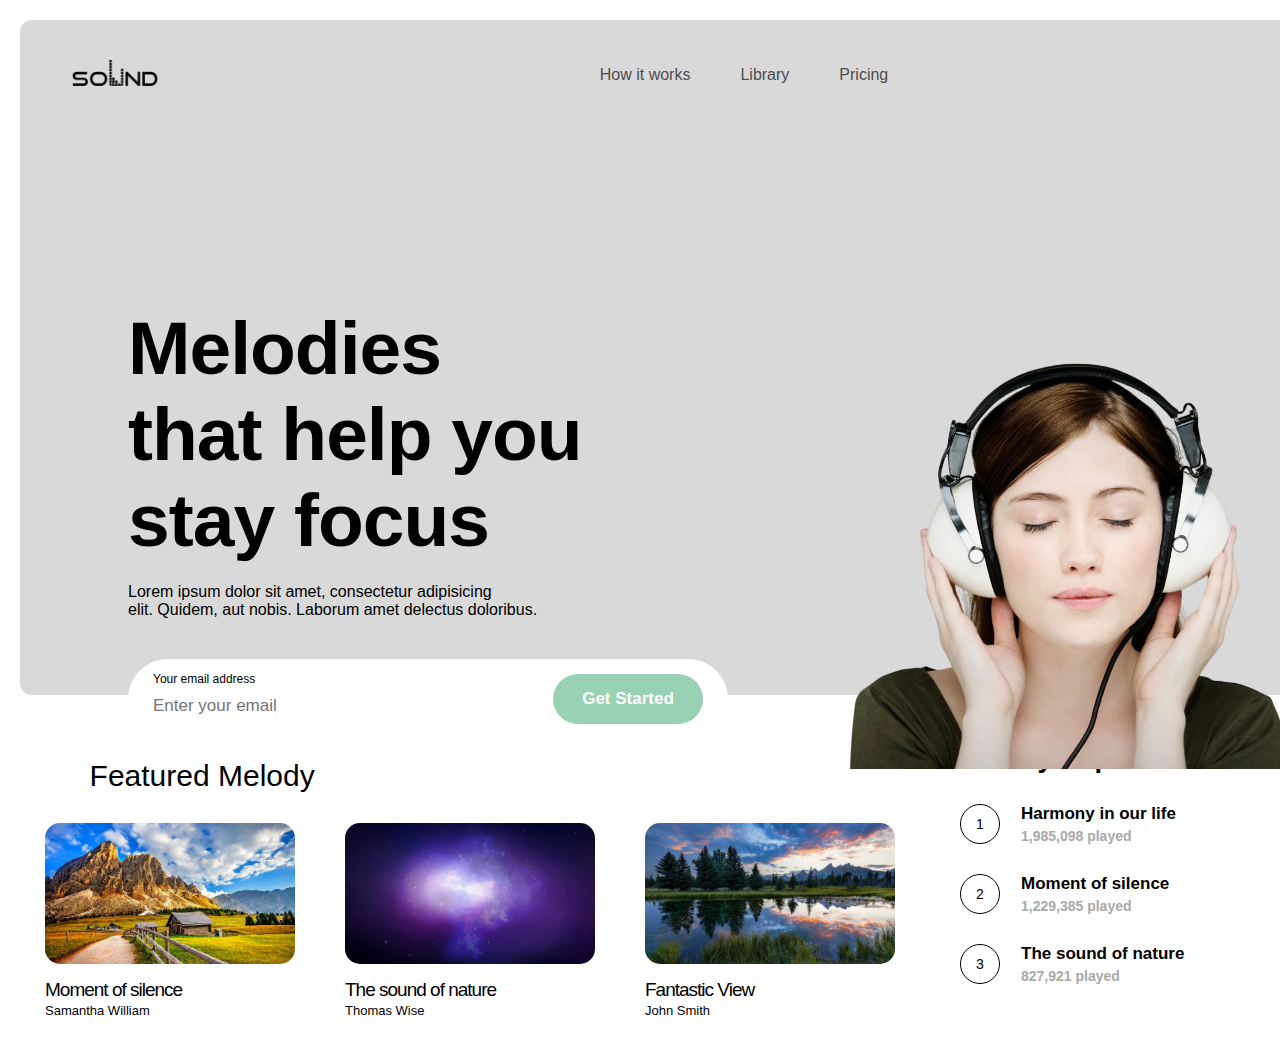
<file: index.html>
<!DOCTYPE html>
<html lang="en">

<head>
  <meta charset="UTF-8" />
  <meta name="viewport" content="width=device-width, initial-scale=1.0" />
  <link rel="stylesheet" href="style.css" />
  <title>Document</title>
</head>

<body>
  <header>
    <nav>
      <div class="site-logo">
        <img src="./imgs/logo.png" alt="" />
      </div>
      <div class="site-categories">
        <a href="#">How it works</a>
        <a href="#">Library</a>
        <a href="#">Pricing</a>
      </div>
      <div class="site-login_page">
        <button>Login</button>
      </div>
    </nav>
  </header>

  <div class="site-head_pic">
    <img src="./imgs/header.png" alt="">
  </div>

  <div class="main">
    <div class="main-text">
      <span>Melodies <br> that help you <br> stay focus</span>
      <p>Lorem ipsum dolor sit amet, consectetur adipisicing <br> elit. Quidem, aut nobis. Laborum amet delectus
        doloribus.</p>
    </div>

    <div class="main-address-part">
      <div class="inp_part">
        <p>Your email address</p>
        <input type="email" placeholder="Enter your email" required>
      </div>
      <button>Get Started</button>
    </div>
  </div>

  <div class="bottom-mini-text">
    <p>Featured Melody</p>
  </div>

  <div class="bottom-part">
    <div class="bottom-boxes">
      <div class="b-box">
        <div class="box-img">
          <img src="./imgs/box1.png" alt="">
        </div>
        <div class="box-text">
          <span>Moment of silence</span>
          <p>Samantha William</p>
        </div>
      </div>
      <div class="b-box">
        <div class="box-img">
          <img src="./imgs/box2.jpg" alt="">
        </div>
        <div class="box-text">
          <span>The sound of nature</span>
          <p>Thomas Wise</p>
        </div>
      </div>
      <div class="b-box">
        <div class="box-img">
          <img src="./imgs/box3.jpg" alt="">
        </div>
        <div class="box-text">
          <span>Fantastic View</span>
          <p>John Smith</p>
        </div>
      </div>
    </div>

    <div class="bottom-popularity">

      <div class="main-pop-text">
        <p>Weekly Popular</p>
      </div>

      <div class="pop-part">
        <div class="first-pop">
          <div class="inside-num">
            <div class="number">
              <p>1</p>
            </div>
          </div>
          <div class="pop-text">
            <span>Harmony in our life</span>
            <p>1,985,098 played</p>
          </div>
        </div>

        <div class="first-pop">
          <div class="number">
            <p>2</p>
          </div>
          <div class="pop-text">
            <span>Moment of silence</span>
            <p>1,229,385 played</p>
          </div>
        </div>

        <div class="first-pop">
          <div class="number">
            <p>3</p>
          </div>
          <div class="pop-text">
            <span>The sound of nature</span>
            <p>827,921 played</p>
          </div>
        </div>

      </div>
    </div>
  </div>

  <script src="./index.js"></script>
</body>

</html>
</file>
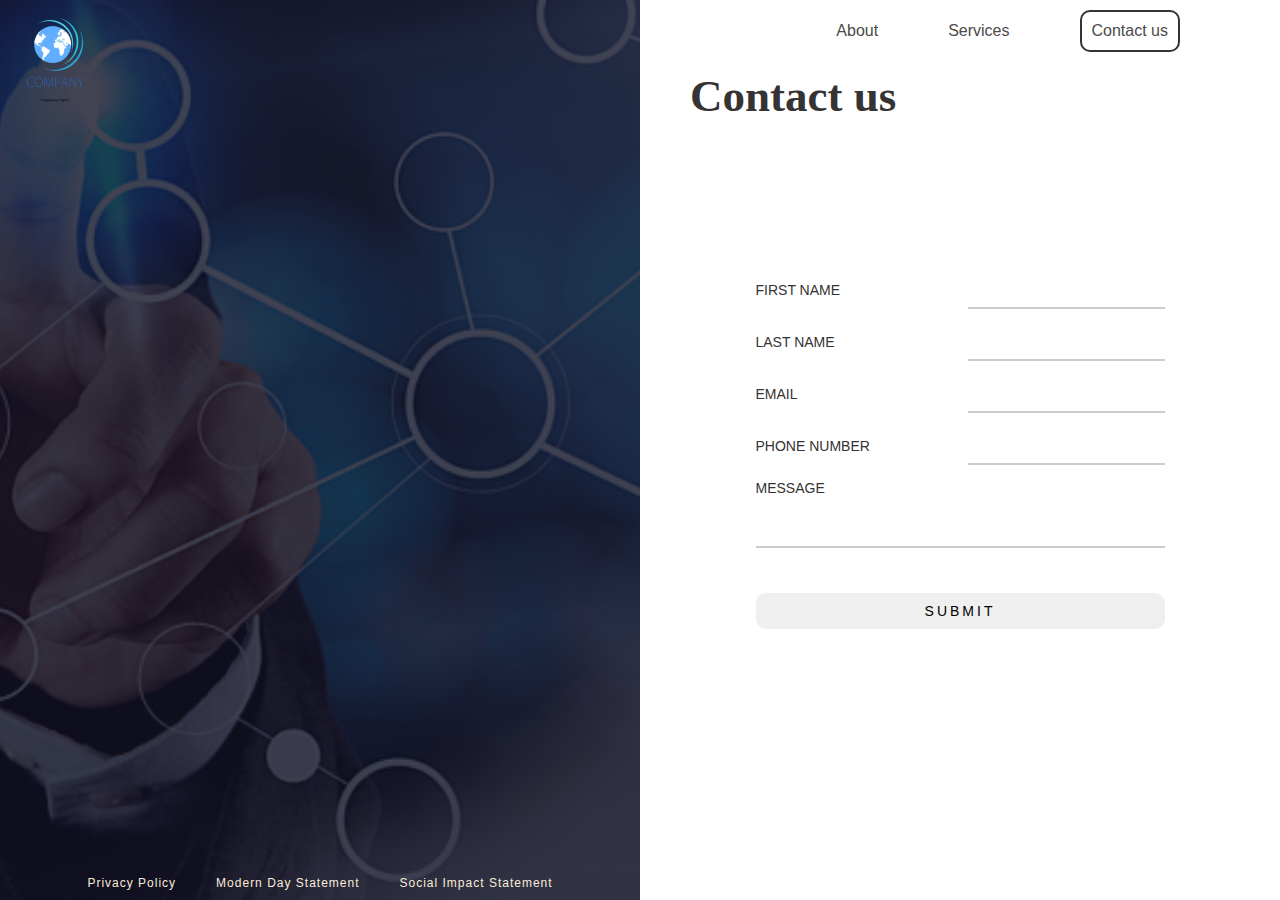
<file: contacts-page/contact.html>
<!DOCTYPE html>
<html lang="en">
  <head>
    <meta charset="UTF-8" />
    <meta name="viewport" content="width=device-width, initial-scale=1.0" />
    <title>Project | Contacts</title>
    <link rel="stylesheet" href="contact.css" />
  </head>
  <body>
    <div class="container">
      <div class="part part-1">
        <img class="logo" src="logo.png" alt="Logo" />
        <div class="link-container">
          <a class="text" href="#">Privacy Policy</a>
          <a class="text" href="#">Modern Day Statement</a>
          <a class="text" href="#">Social Impact Statement</a>
        </div>
      </div>

      <div class="part part-2">
        <nav class="navbar">
          <a class="link" href="#">About</a>
          <a class="link" href="#">Services</a>
          <a class="link contact-button" href="#">Contact us</a>
        </nav>
        <h1 class="heading">Contact us</h1>
        <form action="submit">
          <label for="name">First name</label>
          <input type="text" name="name" id="first-name" required />
          <label for="surname">Last name</label>
          <input type="text" name="surname" id="last-name" required />
          <label for="email">Email</label>
          <input type="email" name="email" id="email" required />
          <label for="phone-number">Phone number</label>
          <input type="number" name="phone-number" id="phone-number" required />
          <label for="message">Message</label>
          <input type="text" name="message" id="message" required />
          <button type="submit">Submit</button>
        </form>
      </div>
    </div>
  </body>
</html>
</file>
<file: style.css>
*,
*::before,
*::after{
    margin: 0;
    padding: 0;
    box-sizing: border-box;
}

nav{
    display: flex;
    align-items: center;
    justify-content: space-between;
    padding: 0 60px 0 20px;
}

header{
    margin: 20px;
    background-color: #D9D9D9;
    border-radius: 12px;
    width: 93rem;
    height: 75vh;
    position: relative;
}

.site-categories{
    display: flex;
    gap: 50px;
}

.site-categories a{
    text-decoration: none;
    color: rgb(77, 77, 77);
    font-family: Arial, "Helvetica Neue", Helvetica;
}

.site-logo img{
    width: 150px;
}

.site-login_page button{
    width: 150px;
    height: 40px;
    border: none;
    font-size: 15px;
    font-weight: 600;
    border-radius: 30px;
    transition: 0.5;
    box-shadow: 5px 4px 1px 0;
}

.site-login_page button:hover{
    cursor: pointer;
    color: #0c9151;
}

.site-head_pic img{
    width: 670px;
    z-index: 999;
    margin-top: -30.5%;
    position: absolute;
    margin-left: 57%;
}

/* # # # # # # # # # # # # # # # # # # # # # # # # # # # # # # # # # # # # # # # # # */

.main{
    position: absolute;
    margin-top: -32%;
    margin-left: 10%;
}

.main-text{
    display: flex;
    flex-direction: column;
    gap: 20px;
}

.main .main-text span, p{
    font-family: 'Lucida Sans', 'Lucida Sans Regular', 'Lucida Grande', 'Lucida Sans Unicode', Geneva, Verdana, sans-serif;
}

.main .main-text span{
    font-size: 75px;
    font-weight: bold;
    letter-spacing: -1px;
}

.main-address-part{
    width: 600px;
    height: 80px;
    display: flex;
    margin-top: 40px;
    align-items: center;
    border-radius: 40px;
    background-color: #fff;
}

.inp_part{
    display: flex;
    flex-direction: column;
    margin-left: 25px;
}

.inp_part p{
    font-size: 12px;
}

.inp_part input{
    width: 400px;
    height: 40px;
    border: none;
    outline: none;
    font-size: 17px;
    font-family: 'Lucida Sans', 'Lucida Sans Regular', 'Lucida Grande', 'Lucida Sans Unicode', Geneva, Verdana, sans-serif;
}

.main-address-part button{
    /* margin-left: 1%; */
    width: 150px;
    height: 50px;
    border: none;
    border-radius: 40px;
    color: #fff;
    font-weight: bold;
    font-size: 17px;
    background-color: #1c995873;
}

.main-address-part button:hover{
    cursor: pointer;
    background-color: #0c9151;
}

/* # # # # # # # # # # # # # # # # # # # # # # # # # # # # # # # # # # # # # # # # # */

.bottom-part{
    display: flex;
    justify-content: space-around;
}

.bottom-mini-text p{
    font-size: 30px;
    margin-left: 7%;
    margin-top: 5%;
}

.b-box{
    width: 300px;
    height: 250px;
    display: flex;
    flex-direction: column;
}

.b-box:hover{
    cursor: pointer;
}

.bottom-boxes{
    display: flex;
    margin-top: 10px;
}

.box-img{
    display: flex;
    margin-top: 20px;
    justify-content: center;
}

.box-img img{
    width: 250px;
    border-radius: 15px;
}

.box-text{
    gap: 2px;
    display: flex;
    margin-top: 15px;
    margin-left: 25px;
    flex-direction: column;
}

.box-text span{
    font-size: 19px;
    letter-spacing: -1px;
    font-family: 'Lucida Sans', 'Lucida Sans Regular', 'Lucida Grande', 'Lucida Sans Unicode', Geneva, Verdana, sans-serif;
}

.box-text p{
    font-size: 13px;
}

.main-pop-text p{
    font-size: 27px;
    font-weight: bold;
}

.bottom-popularity{
    gap: 30px;
    display: flex;
    margin-top: -50px;
    flex-direction: column;
}

.number{
    width: 40px;
    height: 40px;
    display: flex;
    border-radius: 50%;
    align-items: center;
    justify-content: center;
    border: 1px solid black;
}

.number p{
    font-size: 14px;
}

.first-pop{
    width: 300px;
    display: flex;
    align-items: center;
}

.first-pop:hover{
    cursor: pointer;
}

.pop-text{
    margin-left: 7%;
    display: flex;
    flex-direction: column;
    gap: 4px;
}

.pop-text span{
    font-size: 17px;
    font-family: 'Lucida Sans', 'Lucida Sans Regular', 'Lucida Grande', 'Lucida Sans Unicode', Geneva, Verdana, sans-serif;
    font-weight: bold;
}

.pop-text p{
    font-size: 14px;
    color: darkgray;
    font-weight: bold;
}

.pop-part{
    display: flex;
    flex-direction: column;
    gap: 30px;
}
</file>
<file: contacts-page/contact.css>
*,
::after,
::before {
  margin: 0;
  padding: 0;
  box-sizing: border-box;
}

body {
  display: flex;
  font-family: sans-serif;
}

.container {
  display: flex;
  width: 100vw;
  height: 100vh;
}

.part {
  display: flex;
  flex: 1;
  justify-content: center;
  align-items: center;
}

.part-1 {
  background: linear-gradient(
      to bottom,
      rgba(21, 21, 40, 0.8),
      rgba(16, 16, 34, 0.8)
    ),
    url(background-img.jpg);
  background-size: cover;
  background-position: center;
  background-repeat: no-repeat;
  color: white;
  display: flex;
  height: 100vh;
  position: relative;
}

.part-2 {
  position: relative;
  color: rgb(53, 51, 51);
}

.link-container {
  position: absolute;
  bottom: 10px;
  display: flex;
  gap: 40px;
}

.navbar {
  position: absolute;
  top: 10px;
  right: 100px;
  display: flex;
  gap: 70px;
  align-items: center;
}

.link {
  text-decoration: none;
  color: rgb(76, 74, 74);
}

.link:hover {
  color: black;
}

.contact-button {
  padding: 10px;
  border: 2px solid rgb(53, 51, 51);
  border-radius: 10px;
}

.contact-button:hover {
  background-color: black;
  color: #ccc;
  transition: all 1s;
}

form {
  display: grid;
  grid-template-columns: 1fr 1fr;
  gap: 15px;
  max-width: 500px;
  align-items: center;
}

label {
  display: block;
  text-transform: uppercase;
  font-size: 14px;
}

input {
  width: 100%;
  padding: 10px;
  border: none;
  border-bottom: 2px solid #ccc;
  outline: none;
  background: transparent;
}

button {
  grid-column: span 2;
  padding: 10px;
  border: none;
  border-radius: 10px;
  cursor: pointer;
  margin-top: 30px;
  font-size: 14px;
  text-transform: uppercase;
  letter-spacing: 3px;
}

button:hover {
  background-color: gray;
  transition: all 1s;
}

#message {
  grid-column: span 2;
}

.heading {
  position: absolute;
  top: 70px;
  left: 50px;
  font-family: serif;
  font-size: 45px;
}

.text {
  text-decoration: none;
  color: antiquewhite;
  letter-spacing: 1px;
  font-size: 12px;
}

.text:hover {
  color: orange;
}

.logo {
  width: 100px;
  position: absolute;
  top: 5px;
  left: 5px;
}
</file>
